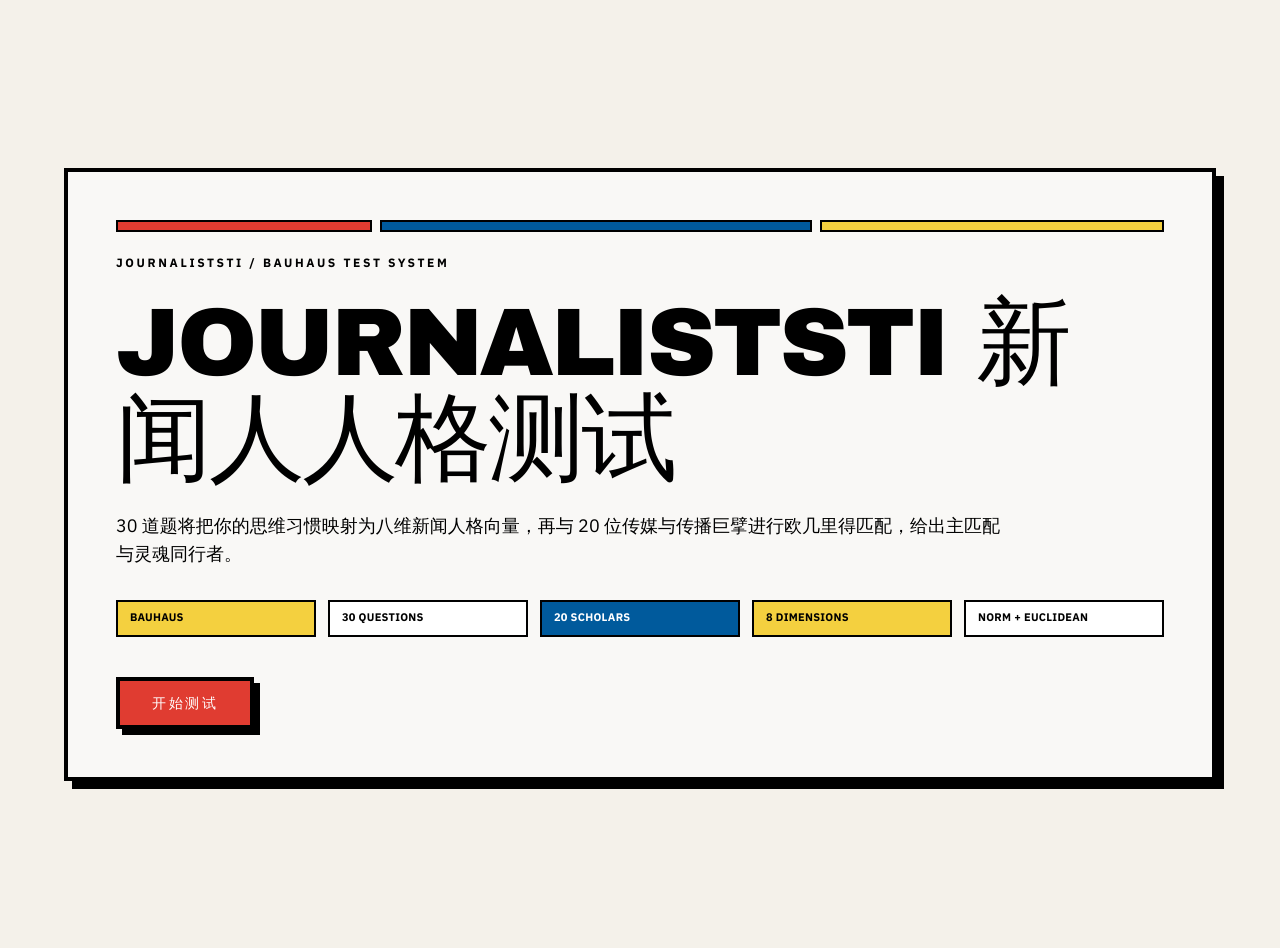
<file: index.html>
<!doctype html>
<html lang="zh-CN">
  <head>
    <meta charset="UTF-8" />
    <meta name="viewport" content="width=device-width, initial-scale=1.0" />
    <title>JournalistsTI</title>
    <script type="module" crossorigin src="./assets/index-3Jjgl_bh.js"></script>
    <link rel="stylesheet" crossorigin href="./assets/index-RwjQ2lPt.css">
  </head>
  <body class="bg-slate-50">
    <div id="root"></div>
  </body>
</html>
</file>
<file: assets/index-RwjQ2lPt.css>
@import"https://fonts.googleapis.com/css2?family=Archivo+Black&family=IBM+Plex+Sans:wght@400;500;600;700&display=swap";*,:before,:after{--tw-border-spacing-x: 0;--tw-border-spacing-y: 0;--tw-translate-x: 0;--tw-translate-y: 0;--tw-rotate: 0;--tw-skew-x: 0;--tw-skew-y: 0;--tw-scale-x: 1;--tw-scale-y: 1;--tw-pan-x: ;--tw-pan-y: ;--tw-pinch-zoom: ;--tw-scroll-snap-strictness: proximity;--tw-gradient-from-position: ;--tw-gradient-via-position: ;--tw-gradient-to-position: ;--tw-ordinal: ;--tw-slashed-zero: ;--tw-numeric-figure: ;--tw-numeric-spacing: ;--tw-numeric-fraction: ;--tw-ring-inset: ;--tw-ring-offset-width: 0px;--tw-ring-offset-color: #fff;--tw-ring-color: rgb(59 130 246 / .5);--tw-ring-offset-shadow: 0 0 #0000;--tw-ring-shadow: 0 0 #0000;--tw-shadow: 0 0 #0000;--tw-shadow-colored: 0 0 #0000;--tw-blur: ;--tw-brightness: ;--tw-contrast: ;--tw-grayscale: ;--tw-hue-rotate: ;--tw-invert: ;--tw-saturate: ;--tw-sepia: ;--tw-drop-shadow: ;--tw-backdrop-blur: ;--tw-backdrop-brightness: ;--tw-backdrop-contrast: ;--tw-backdrop-grayscale: ;--tw-backdrop-hue-rotate: ;--tw-backdrop-invert: ;--tw-backdrop-opacity: ;--tw-backdrop-saturate: ;--tw-backdrop-sepia: ;--tw-contain-size: ;--tw-contain-layout: ;--tw-contain-paint: ;--tw-contain-style: }::backdrop{--tw-border-spacing-x: 0;--tw-border-spacing-y: 0;--tw-translate-x: 0;--tw-translate-y: 0;--tw-rotate: 0;--tw-skew-x: 0;--tw-skew-y: 0;--tw-scale-x: 1;--tw-scale-y: 1;--tw-pan-x: ;--tw-pan-y: ;--tw-pinch-zoom: ;--tw-scroll-snap-strictness: proximity;--tw-gradient-from-position: ;--tw-gradient-via-position: ;--tw-gradient-to-position: ;--tw-ordinal: ;--tw-slashed-zero: ;--tw-numeric-figure: ;--tw-numeric-spacing: ;--tw-numeric-fraction: ;--tw-ring-inset: ;--tw-ring-offset-width: 0px;--tw-ring-offset-color: #fff;--tw-ring-color: rgb(59 130 246 / .5);--tw-ring-offset-shadow: 0 0 #0000;--tw-ring-shadow: 0 0 #0000;--tw-shadow: 0 0 #0000;--tw-shadow-colored: 0 0 #0000;--tw-blur: ;--tw-brightness: ;--tw-contrast: ;--tw-grayscale: ;--tw-hue-rotate: ;--tw-invert: ;--tw-saturate: ;--tw-sepia: ;--tw-drop-shadow: ;--tw-backdrop-blur: ;--tw-backdrop-brightness: ;--tw-backdrop-contrast: ;--tw-backdrop-grayscale: ;--tw-backdrop-hue-rotate: ;--tw-backdrop-invert: ;--tw-backdrop-opacity: ;--tw-backdrop-saturate: ;--tw-backdrop-sepia: ;--tw-contain-size: ;--tw-contain-layout: ;--tw-contain-paint: ;--tw-contain-style: }*,:before,:after{box-sizing:border-box;border-width:0;border-style:solid;border-color:#e5e7eb}:before,:after{--tw-content: ""}html,:host{line-height:1.5;-webkit-text-size-adjust:100%;-moz-tab-size:4;-o-tab-size:4;tab-size:4;font-family:Noto Sans SC,PingFang SC,Segoe UI,sans-serif;font-feature-settings:normal;font-variation-settings:normal;-webkit-tap-highlight-color:transparent}body{margin:0;line-height:inherit}hr{height:0;color:inherit;border-top-width:1px}abbr:where([title]){-webkit-text-decoration:underline dotted;text-decoration:underline dotted}h1,h2,h3,h4,h5,h6{font-size:inherit;font-weight:inherit}a{color:inherit;text-decoration:inherit}b,strong{font-weight:bolder}code,kbd,samp,pre{font-family:ui-monospace,SFMono-Regular,Menlo,Monaco,Consolas,Liberation Mono,Courier New,monospace;font-feature-settings:normal;font-variation-settings:normal;font-size:1em}small{font-size:80%}sub,sup{font-size:75%;line-height:0;position:relative;vertical-align:baseline}sub{bottom:-.25em}sup{top:-.5em}table{text-indent:0;border-color:inherit;border-collapse:collapse}button,input,optgroup,select,textarea{font-family:inherit;font-feature-settings:inherit;font-variation-settings:inherit;font-size:100%;font-weight:inherit;line-height:inherit;letter-spacing:inherit;color:inherit;margin:0;padding:0}button,select{text-transform:none}button,input:where([type=button]),input:where([type=reset]),input:where([type=submit]){-webkit-appearance:button;background-color:transparent;background-image:none}:-moz-focusring{outline:auto}:-moz-ui-invalid{box-shadow:none}progress{vertical-align:baseline}::-webkit-inner-spin-button,::-webkit-outer-spin-button{height:auto}[type=search]{-webkit-appearance:textfield;outline-offset:-2px}::-webkit-search-decoration{-webkit-appearance:none}::-webkit-file-upload-button{-webkit-appearance:button;font:inherit}summary{display:list-item}blockquote,dl,dd,h1,h2,h3,h4,h5,h6,hr,figure,p,pre{margin:0}fieldset{margin:0;padding:0}legend{padding:0}ol,ul,menu{list-style:none;margin:0;padding:0}dialog{padding:0}textarea{resize:vertical}input::-moz-placeholder,textarea::-moz-placeholder{opacity:1;color:#9ca3af}input::placeholder,textarea::placeholder{opacity:1;color:#9ca3af}button,[role=button]{cursor:pointer}:disabled{cursor:default}img,svg,video,canvas,audio,iframe,embed,object{display:block;vertical-align:middle}img,video{max-width:100%;height:auto}[hidden]:where(:not([hidden=until-found])){display:none}.pointer-events-none{pointer-events:none}.fixed{position:fixed}.relative{position:relative}.inset-0{inset:0}.-left-\[10000px\]{left:-10000px}.bottom-0{bottom:0}.left-0{left:0}.right-0{right:0}.right-6{right:1.5rem}.top-0{top:0}.top-20{top:5rem}.-z-10{z-index:-10}.col-span-12{grid-column:span 12 / span 12}.col-span-3{grid-column:span 3 / span 3}.col-span-4{grid-column:span 4 / span 4}.col-span-5{grid-column:span 5 / span 5}.col-span-6{grid-column:span 6 / span 6}.mx-auto{margin-left:auto;margin-right:auto}.mb-2{margin-bottom:.5rem}.mb-4{margin-bottom:1rem}.mb-6{margin-bottom:1.5rem}.mr-2{margin-right:.5rem}.mt-0\.5{margin-top:.125rem}.mt-1{margin-top:.25rem}.mt-10{margin-top:2.5rem}.mt-2{margin-top:.5rem}.mt-3{margin-top:.75rem}.mt-4{margin-top:1rem}.mt-5{margin-top:1.25rem}.mt-6{margin-top:1.5rem}.mt-7{margin-top:1.75rem}.mt-8{margin-top:2rem}.flex{display:flex}.grid{display:grid}.hidden{display:none}.h-10{height:2.5rem}.h-12{height:3rem}.h-14{height:3.5rem}.h-16{height:4rem}.h-3{height:.75rem}.h-3\.5{height:.875rem}.h-4{height:1rem}.h-6{height:1.5rem}.h-7{height:1.75rem}.h-8{height:2rem}.h-\[18rem\]{height:18rem}.h-full{height:100%}.min-h-\[calc\(100vh-4rem\)\]{min-height:calc(100vh - 4rem)}.min-h-screen{min-height:100vh}.w-1\/2{width:50%}.w-1\/4{width:25%}.w-12{width:3rem}.w-2\/5{width:40%}.w-8{width:2rem}.w-\[720px\]{width:720px}.w-full{width:100%}.max-w-4xl{max-width:56rem}.max-w-5xl{max-width:64rem}.max-w-6xl{max-width:72rem}.max-w-full{max-width:100%}.flex-1{flex:1 1 0%}.shrink-0{flex-shrink:0}.transform{transform:translate(var(--tw-translate-x),var(--tw-translate-y)) rotate(var(--tw-rotate)) skew(var(--tw-skew-x)) skewY(var(--tw-skew-y)) scaleX(var(--tw-scale-x)) scaleY(var(--tw-scale-y))}.grid-cols-1{grid-template-columns:repeat(1,minmax(0,1fr))}.grid-cols-12{grid-template-columns:repeat(12,minmax(0,1fr))}.grid-cols-3{grid-template-columns:repeat(3,minmax(0,1fr))}.grid-cols-7{grid-template-columns:repeat(7,minmax(0,1fr))}.flex-col{flex-direction:column}.flex-col-reverse{flex-direction:column-reverse}.flex-wrap{flex-wrap:wrap}.items-center{align-items:center}.items-stretch{align-items:stretch}.justify-end{justify-content:flex-end}.justify-center{justify-content:center}.justify-between{justify-content:space-between}.gap-1{gap:.25rem}.gap-1\.5{gap:.375rem}.gap-2{gap:.5rem}.gap-3{gap:.75rem}.gap-4{gap:1rem}.gap-8{gap:2rem}.space-y-1>:not([hidden])~:not([hidden]){--tw-space-y-reverse: 0;margin-top:calc(.25rem * calc(1 - var(--tw-space-y-reverse)));margin-bottom:calc(.25rem * var(--tw-space-y-reverse))}.space-y-3>:not([hidden])~:not([hidden]){--tw-space-y-reverse: 0;margin-top:calc(.75rem * calc(1 - var(--tw-space-y-reverse)));margin-bottom:calc(.75rem * var(--tw-space-y-reverse))}.space-y-4>:not([hidden])~:not([hidden]){--tw-space-y-reverse: 0;margin-top:calc(1rem * calc(1 - var(--tw-space-y-reverse)));margin-bottom:calc(1rem * var(--tw-space-y-reverse))}.overflow-x-hidden{overflow-x:hidden}.break-words{overflow-wrap:break-word}.border{border-width:1px}.border-2{border-width:2px}.border-4{border-width:4px}.border-b-4{border-bottom-width:4px}.border-l-4{border-left-width:4px}.border-r-2{border-right-width:2px}.border-r-4{border-right-width:4px}.border-t-4{border-top-width:4px}.border-black{--tw-border-opacity: 1;border-color:rgb(0 0 0 / var(--tw-border-opacity, 1))}.bg-\[\#005A9C\]{--tw-bg-opacity: 1;background-color:rgb(0 90 156 / var(--tw-bg-opacity, 1))}.bg-\[\#E03C31\]{--tw-bg-opacity: 1;background-color:rgb(224 60 49 / var(--tw-bg-opacity, 1))}.bg-\[\#F4D03F\]{--tw-bg-opacity: 1;background-color:rgb(244 208 63 / var(--tw-bg-opacity, 1))}.bg-\[\#F4F1EA\]{--tw-bg-opacity: 1;background-color:rgb(244 241 234 / var(--tw-bg-opacity, 1))}.bg-\[\#F9F8F6\]{--tw-bg-opacity: 1;background-color:rgb(249 248 246 / var(--tw-bg-opacity, 1))}.bg-slate-50{--tw-bg-opacity: 1;background-color:rgb(248 250 252 / var(--tw-bg-opacity, 1))}.bg-white{--tw-bg-opacity: 1;background-color:rgb(255 255 255 / var(--tw-bg-opacity, 1))}.p-12{padding:3rem}.p-2{padding:.5rem}.p-3{padding:.75rem}.p-4{padding:1rem}.p-5{padding:1.25rem}.px-2{padding-left:.5rem;padding-right:.5rem}.px-3{padding-left:.75rem;padding-right:.75rem}.px-4{padding-left:1rem;padding-right:1rem}.px-5{padding-left:1.25rem;padding-right:1.25rem}.px-6{padding-left:1.5rem;padding-right:1.5rem}.px-7{padding-left:1.75rem;padding-right:1.75rem}.py-0\.5{padding-top:.125rem;padding-bottom:.125rem}.py-1{padding-top:.25rem;padding-bottom:.25rem}.py-2{padding-top:.5rem;padding-bottom:.5rem}.py-3{padding-top:.75rem;padding-bottom:.75rem}.py-4{padding-top:1rem;padding-bottom:1rem}.py-5{padding-top:1.25rem;padding-bottom:1.25rem}.py-6{padding-top:1.5rem;padding-bottom:1.5rem}.py-8{padding-top:2rem;padding-bottom:2rem}.text-left{text-align:left}.text-2xl{font-size:1.5rem;line-height:2rem}.text-3xl{font-size:1.875rem;line-height:2.25rem}.text-6xl{font-size:3.75rem;line-height:1}.text-7xl{font-size:4.5rem;line-height:1}.text-\[10px\]{font-size:10px}.text-\[11px\]{font-size:11px}.text-base{font-size:1rem;line-height:1.5rem}.text-lg{font-size:1.125rem;line-height:1.75rem}.text-sm{font-size:.875rem;line-height:1.25rem}.text-xl{font-size:1.25rem;line-height:1.75rem}.text-xs{font-size:.75rem;line-height:1rem}.font-black{font-weight:900}.font-bold{font-weight:700}.font-medium{font-weight:500}.uppercase{text-transform:uppercase}.italic{font-style:italic}.leading-6{line-height:1.5rem}.leading-7{line-height:1.75rem}.leading-8{line-height:2rem}.leading-9{line-height:2.25rem}.leading-\[0\.92\]{line-height:.92}.leading-\[0\.98\]{line-height:.98}.leading-\[0\.9\]{line-height:.9}.leading-\[1\.08\]{line-height:1.08}.leading-none{line-height:1}.leading-relaxed{line-height:1.625}.leading-tight{line-height:1.25}.tracking-\[0\.08em\]{letter-spacing:.08em}.tracking-\[0\.12em\]{letter-spacing:.12em}.tracking-\[0\.15em\]{letter-spacing:.15em}.tracking-\[0\.16em\]{letter-spacing:.16em}.tracking-\[0\.18em\]{letter-spacing:.18em}.tracking-\[0\.1em\]{letter-spacing:.1em}.tracking-\[0\.24em\]{letter-spacing:.24em}.tracking-\[0\.28em\]{letter-spacing:.28em}.tracking-wide{letter-spacing:.025em}.text-black{--tw-text-opacity: 1;color:rgb(0 0 0 / var(--tw-text-opacity, 1))}.text-white{--tw-text-opacity: 1;color:rgb(255 255 255 / var(--tw-text-opacity, 1))}.shadow-\[4px_4px_0px_0px_rgba\(0\,0\,0\,1\)\]{--tw-shadow: 4px 4px 0px 0px rgba(0,0,0,1);--tw-shadow-colored: 4px 4px 0px 0px var(--tw-shadow-color);box-shadow:var(--tw-ring-offset-shadow, 0 0 #0000),var(--tw-ring-shadow, 0 0 #0000),var(--tw-shadow)}.filter{filter:var(--tw-blur) var(--tw-brightness) var(--tw-contrast) var(--tw-grayscale) var(--tw-hue-rotate) var(--tw-invert) var(--tw-saturate) var(--tw-sepia) var(--tw-drop-shadow)}.transition{transition-property:color,background-color,border-color,text-decoration-color,fill,stroke,opacity,box-shadow,transform,filter,backdrop-filter;transition-timing-function:cubic-bezier(.4,0,.2,1);transition-duration:.15s}:root{color:#000;background-color:#f4f1ea;font-synthesis:none;text-rendering:geometricPrecision;-webkit-font-smoothing:antialiased;-moz-osx-font-smoothing:grayscale}html,body,#root{min-height:100%}body{margin:0;min-height:100vh;background:#f4f1ea;color:#000;font-family:IBM Plex Sans,PingFang SC,Microsoft YaHei,sans-serif;overflow-x:hidden}h1,h2,h3,h4{font-family:Archivo Black,IBM Plex Sans,sans-serif;letter-spacing:-.03em}*{box-sizing:border-box}button{touch-action:manipulation}.paper-texture{background-color:#f4f1ea;background-image:radial-gradient(rgba(0,0,0,.06) .6px,transparent .6px),radial-gradient(rgba(0,0,0,.04) .6px,transparent .6px);background-position:0 0,12px 12px;background-size:24px 24px}.hover\:bg-\[\#F4D03F\]:hover{--tw-bg-opacity: 1;background-color:rgb(244 208 63 / var(--tw-bg-opacity, 1))}.disabled\:cursor-not-allowed:disabled{cursor:not-allowed}.disabled\:opacity-35:disabled{opacity:.35}.disabled\:opacity-40:disabled{opacity:.4}.disabled\:opacity-50:disabled{opacity:.5}@media(min-width:640px){.sm\:col-span-3{grid-column:span 3 / span 3}.sm\:col-span-6{grid-column:span 6 / span 6}.sm\:mt-10{margin-top:2.5rem}.sm\:mt-4{margin-top:1rem}.sm\:mt-5{margin-top:1.25rem}.sm\:mt-6{margin-top:1.5rem}.sm\:block{display:block}.sm\:h-11{height:2.75rem}.sm\:h-16{height:4rem}.sm\:h-20{height:5rem}.sm\:h-24{height:6rem}.sm\:h-4{height:1rem}.sm\:h-\[22rem\]{height:22rem}.sm\:w-1\/3{width:33.333333%}.sm\:w-1\/4{width:25%}.sm\:w-16{width:4rem}.sm\:w-\[900px\]{width:900px}.sm\:w-auto{width:auto}.sm\:flex-1{flex:1 1 0%}.sm\:grid-cols-2{grid-template-columns:repeat(2,minmax(0,1fr))}.sm\:flex-row{flex-direction:row}.sm\:flex-col{flex-direction:column}.sm\:items-center{align-items:center}.sm\:justify-start{justify-content:flex-start}.sm\:gap-2{gap:.5rem}.sm\:gap-3{gap:.75rem}.sm\:gap-4{gap:1rem}.sm\:gap-5{gap:1.25rem}.sm\:gap-6{gap:1.5rem}.sm\:border-4{border-width:4px}.sm\:p-10{padding:2.5rem}.sm\:p-16{padding:4rem}.sm\:p-4{padding:1rem}.sm\:p-6{padding:1.5rem}.sm\:p-8{padding:2rem}.sm\:px-4{padding-left:1rem;padding-right:1rem}.sm\:px-5{padding-left:1.25rem;padding-right:1.25rem}.sm\:px-6{padding-left:1.5rem;padding-right:1.5rem}.sm\:px-7{padding-left:1.75rem;padding-right:1.75rem}.sm\:px-8{padding-left:2rem;padding-right:2rem}.sm\:py-10{padding-top:2.5rem;padding-bottom:2.5rem}.sm\:py-12{padding-top:3rem;padding-bottom:3rem}.sm\:py-2\.5{padding-top:.625rem;padding-bottom:.625rem}.sm\:py-4{padding-top:1rem;padding-bottom:1rem}.sm\:py-8{padding-top:2rem;padding-bottom:2rem}.sm\:text-2xl{font-size:1.5rem;line-height:2rem}.sm\:text-3xl{font-size:1.875rem;line-height:2.25rem}.sm\:text-4xl{font-size:2.25rem;line-height:2.5rem}.sm\:text-5xl{font-size:3rem;line-height:1}.sm\:text-\[11px\]{font-size:11px}.sm\:text-base{font-size:1rem;line-height:1.5rem}.sm\:text-sm{font-size:.875rem;line-height:1.25rem}.sm\:text-xs{font-size:.75rem;line-height:1rem}.sm\:leading-7{line-height:1.75rem}.sm\:leading-8{line-height:2rem}.sm\:tracking-\[0\.12em\]{letter-spacing:.12em}.sm\:tracking-\[0\.15em\]{letter-spacing:.15em}.sm\:tracking-\[0\.16em\]{letter-spacing:.16em}.sm\:tracking-\[0\.18em\]{letter-spacing:.18em}.sm\:tracking-\[0\.22em\]{letter-spacing:.22em}.sm\:tracking-\[0\.24em\]{letter-spacing:.24em}.sm\:tracking-\[0\.2em\]{letter-spacing:.2em}.sm\:shadow-\[6px_6px_0px_0px_rgba\(0\,0\,0\,1\)\]{--tw-shadow: 6px 6px 0px 0px rgba(0,0,0,1);--tw-shadow-colored: 6px 6px 0px 0px var(--tw-shadow-color);box-shadow:var(--tw-ring-offset-shadow, 0 0 #0000),var(--tw-ring-shadow, 0 0 #0000),var(--tw-shadow)}.sm\:shadow-\[8px_8px_0px_0px_rgba\(0\,0\,0\,1\)\]{--tw-shadow: 8px 8px 0px 0px rgba(0,0,0,1);--tw-shadow-colored: 8px 8px 0px 0px var(--tw-shadow-color);box-shadow:var(--tw-ring-offset-shadow, 0 0 #0000),var(--tw-ring-shadow, 0 0 #0000),var(--tw-shadow)}}@media(min-width:768px){.md\:right-24{right:6rem}.md\:top-24{top:6rem}.md\:mt-4{margin-top:1rem}.md\:mt-6{margin-top:1.5rem}.md\:mt-8{margin-top:2rem}.md\:h-\[26rem\]{height:26rem}.md\:grid-cols-2{grid-template-columns:repeat(2,minmax(0,1fr))}.md\:grid-cols-3{grid-template-columns:repeat(3,minmax(0,1fr))}.md\:grid-cols-5{grid-template-columns:repeat(5,minmax(0,1fr))}.md\:p-10{padding:2.5rem}.md\:p-12{padding:3rem}.md\:p-14{padding:3.5rem}.md\:px-10{padding-left:2.5rem;padding-right:2.5rem}.md\:py-10{padding-top:2.5rem;padding-bottom:2.5rem}.md\:py-14{padding-top:3.5rem;padding-bottom:3.5rem}.md\:text-3xl{font-size:1.875rem;line-height:2.25rem}.md\:text-5xl{font-size:3rem;line-height:1}.md\:text-6xl{font-size:3.75rem;line-height:1}.md\:text-8xl{font-size:6rem;line-height:1}.md\:text-lg{font-size:1.125rem;line-height:1.75rem}}
</file>
